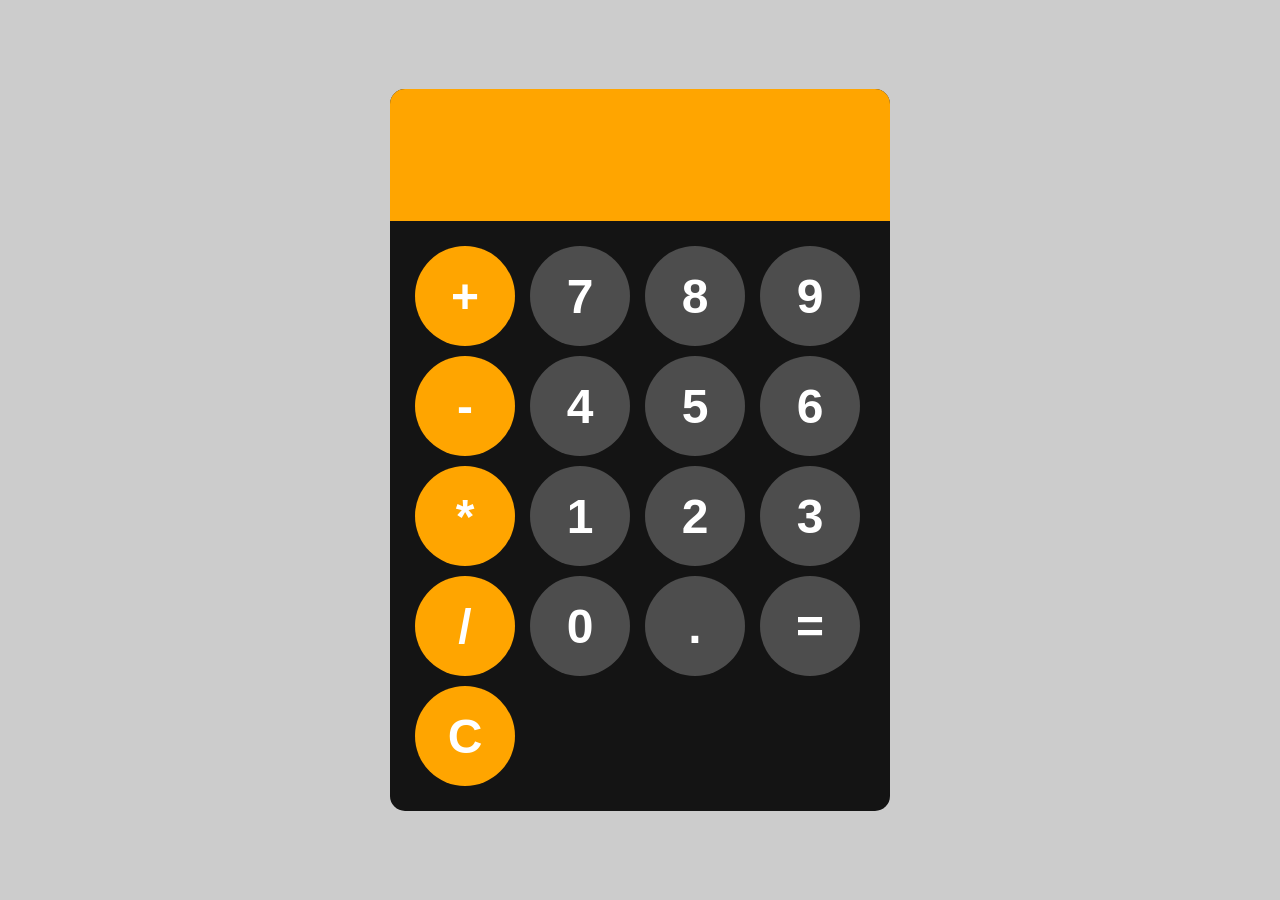
<file: Calculator/index.html>
<!DOCTYPE html>
<html lang="en">
<head>
    <meta charset="UTF-8">
    <meta name="viewport" content="width=device-width, initial-scale=1.0">
    <link rel="stylesheet" href="styles.css">
    <title>calculator 1.0</title>
</head>
<body>

    <div id="calculator">
        <input id="display" readonly>
        <div id="keys">
            <button onclick="appendToDisplay('+')" Class="operator-btn">+</button>
            <button onclick="appendToDisplay('7')">7</button>
            <button onclick="appendToDisplay('8')">8</button>
            <button onclick="appendToDisplay('9')">9</button>
            <button onclick="appendToDisplay('-')"Class="operator-btn">-</button>
            <button onclick="appendToDisplay('4')">4</button>
            <button onclick="appendToDisplay('5')">5</button>
            <button onclick="appendToDisplay('6')">6</button>
            <button onclick="appendToDisplay('*')"Class="operator-btn">*</button>
            <button onclick="appendToDisplay('1')">1</button>
            <button onclick="appendToDisplay('2')">2</button>
            <button onclick="appendToDisplay('3')">3</button>
            <button onclick="appendToDisplay('/')"Class="operator-btn">/</button>
            <button onclick="appendToDisplay('0')">0</button>
            <button onclick="appendToDisplay('.')">.</button>
            <button onclick="calculate()">=</button>
            <button onclick="clearDisplay()"Class="operator-btn">C</button>
        </div>

    </div>

    <script src="script.js"> </script>

</body>
</html>
</file>
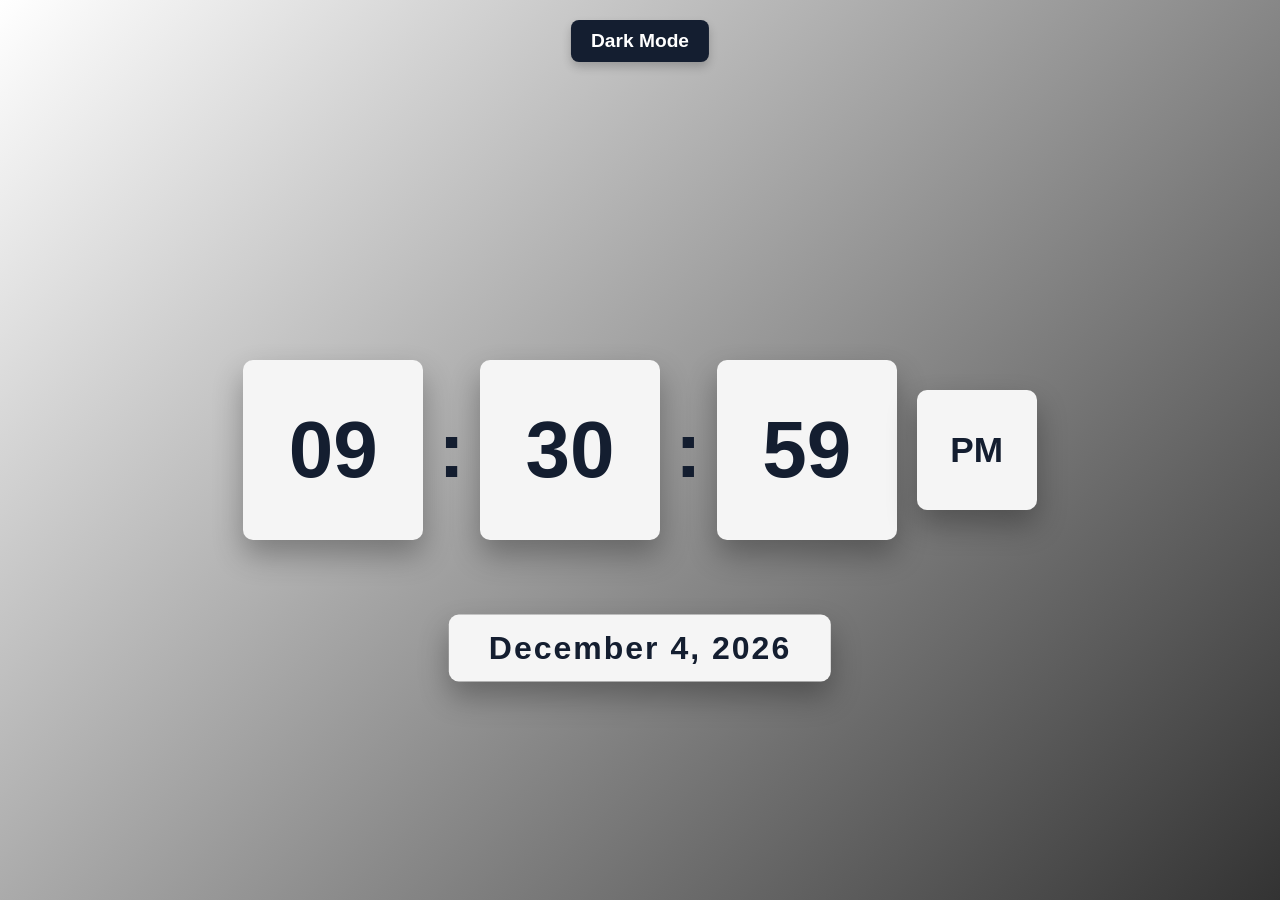
<file: Digital Clock/index.html>
<!DOCTYPE html>
<html lang="en">
<head>
    <meta charset="UTF-8">
    <meta name="viewport" content="width=device-width, initial-scale=1.0">
    <title>Digital Clock</title>
    <link rel="stylesheet" href="app.css">
</head>

<body>

    <div class="mode-switch">Dark Mode</div>

    <div class="clock">
        <div id="hour">00</div>
        <span>:</span>
        <div id="minute">00</div>
        <span>:</span>
        <div id="second">00</div>
        <div id="ampm">AM</div>
    </div>

    <div id="date">January 01, 2026</div>

    <script src="script.js"></script>

</body>
</html>
</file>
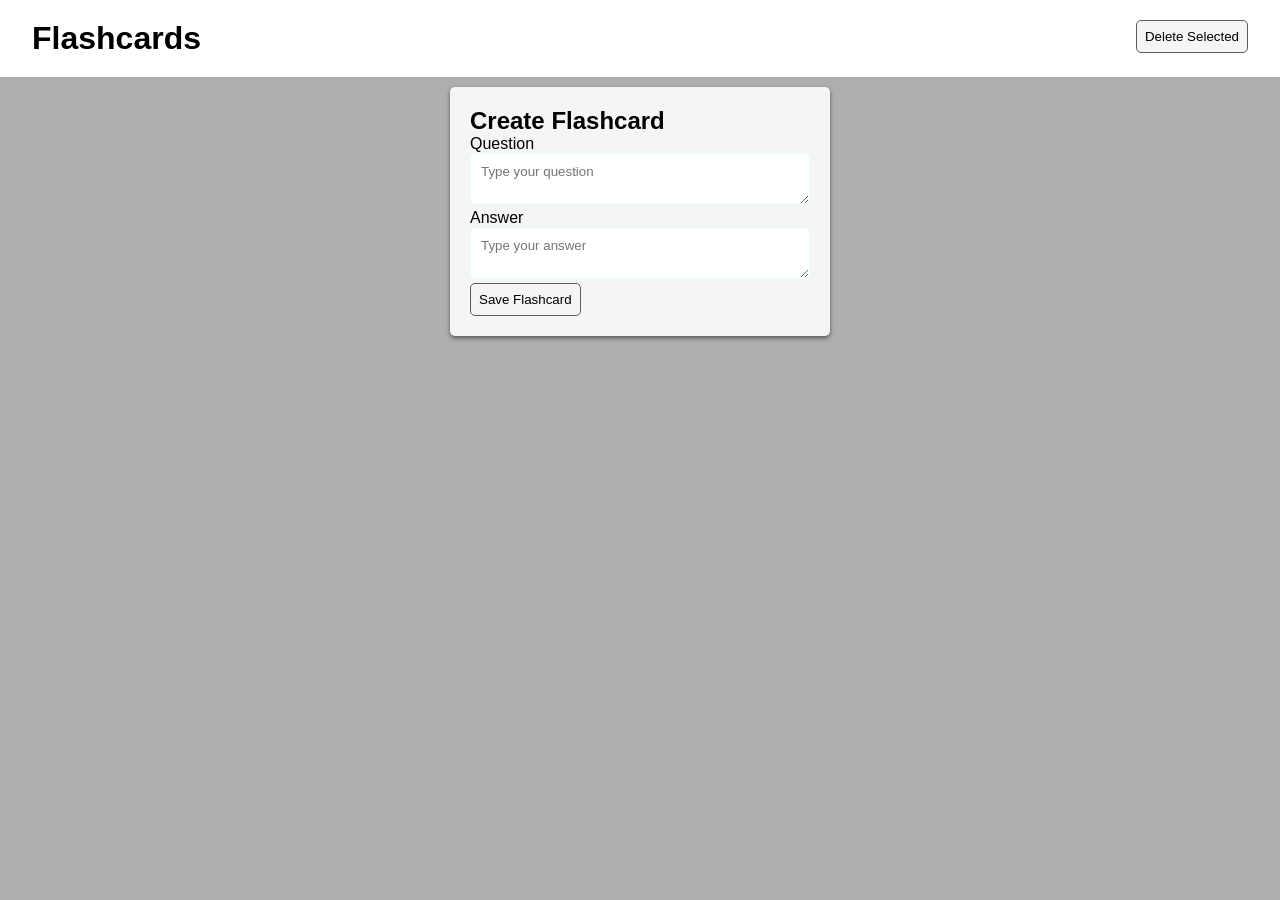
<file: Flashcards/index.html>
<!DOCTYPE html>
<html lang="en">

<head>
    <meta charset="UTF-8">
    <meta http-equiv="X-UA-Compatible" content="IE=edge">
    <meta name="viewport" content="width=device-width, initial-scale=1.0">

    <link rel="stylesheet" href="style.css">

    <title>Flashcards</title>
</head>


<body>


<header>

    <div class="container">

        <div class="nav">

            <h1>Flashcards</h1>


            <div>

                <button onclick="delFlashcards()">
                    Delete Selected
                </button>

            </div>


        </div>

    </div>


</header>



<main>


<div class="container">


    <!-- CREATE FLASHCARD BOX ALWAYS VISIBLE -->

    <div class="create-box">


        <h2>Create Flashcard</h2>


        <label for="question">
            Question
        </label>


        <textarea id="question"
        placeholder="Type your question"></textarea>



        <label for="answer">
            Answer
        </label>


        <textarea id="answer"
        placeholder="Type your answer"></textarea>



        <button onclick="addFlashcard()">
            Save Flashcard
        </button>


    </div>



    <!-- FLASHCARDS WILL APPEAR HERE -->

    <div class="flashcards"></div>


</div>


</main>




<script src="index.js"></script>


</body>

</html>
</file>
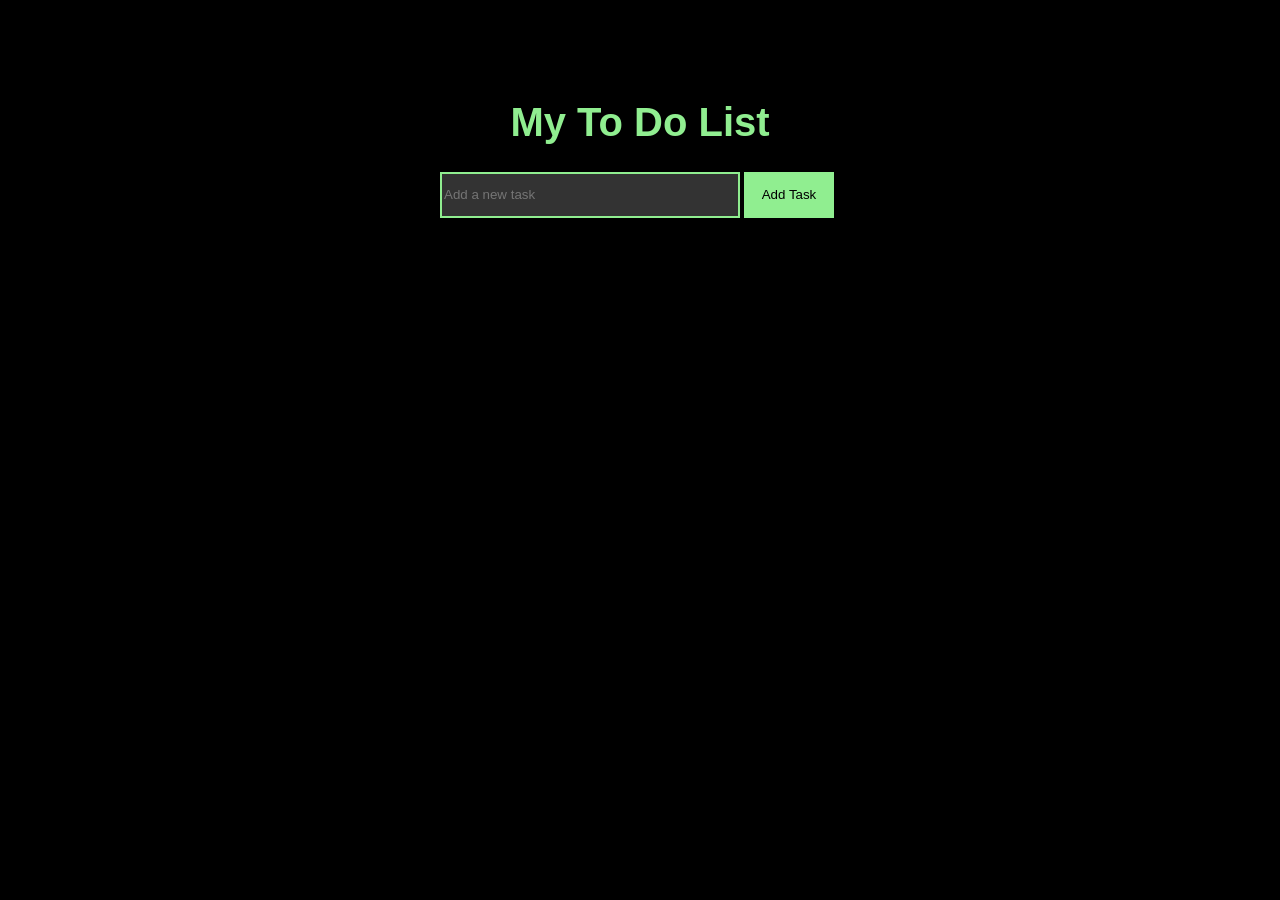
<file: To Do List/index.html>
<!DOCTYPE html>
<html lang="en">
<head>
    <meta charset="UTF-8">
    <meta name="viewport" content="width=device-width, initial-scale=1.0">
    <link rel="stylesheet" href="style.css">
    <title>to do list</title>
</head>
<body>
    <h1> My To Do List</h1>
    <input placeholder="Add a new task" id="taskInput"> </input>

    <button onclick="addTask()">Add Task</button>

    <ul>

    </ul>

    <script src="script.js">
        
    </script>

</body>
</html>
</file>
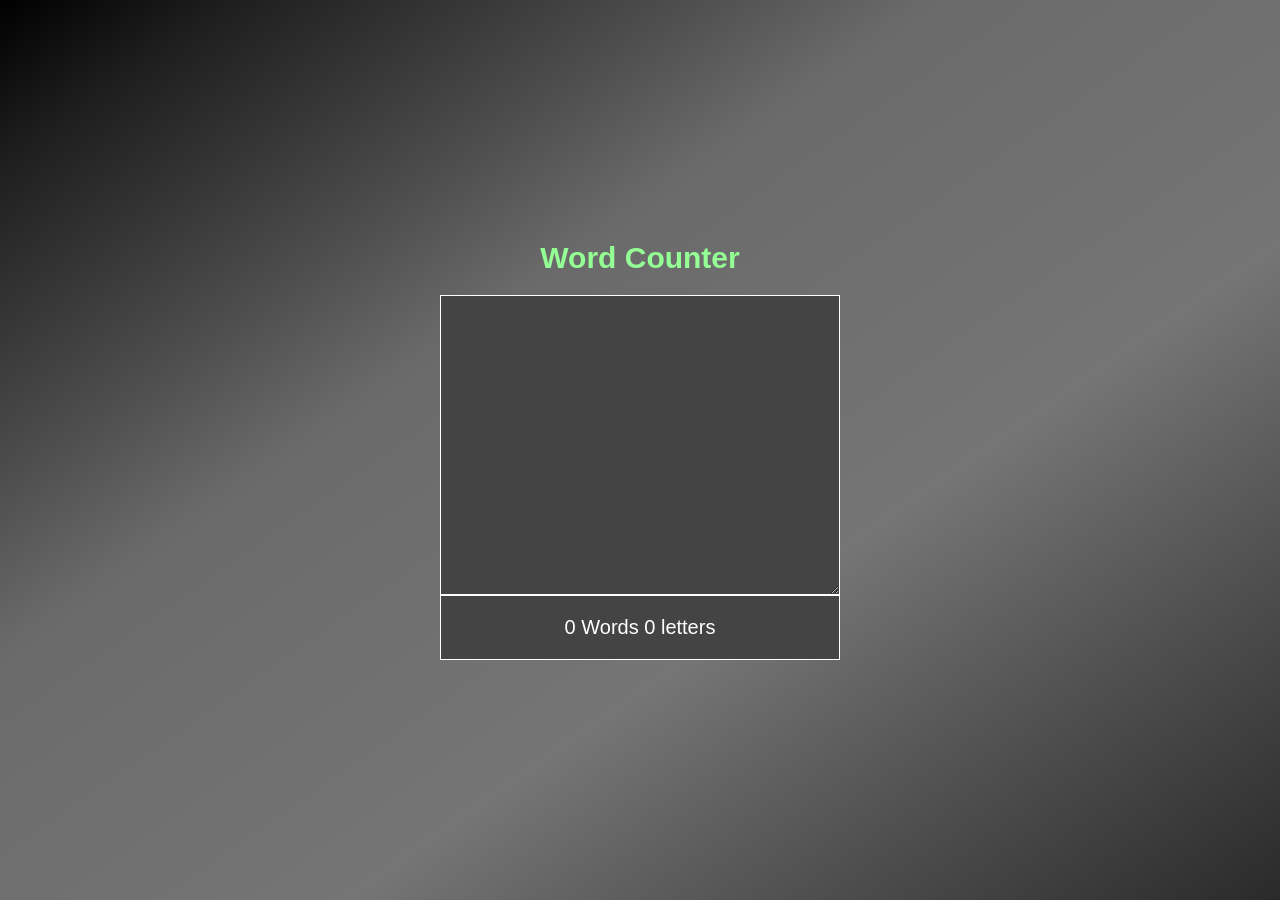
<file: Word Counter/index.html>
<!DOCTYPE html>
<html lang="en">

<head>
    <meta charset="UTF-8">
    <meta name="viewport" content="width=device-width, initial-scale=1.0">
    <link rel="stylesheet" href="style.css">
    <title>Word Counter</title>
</head>

<body>


    <div class="container">
        <h1>Word Counter</h1>
        <div class="main">
            <textarea id="textarea"></textarea>
            <p><span id="word"> 0 </span> Words <span id="letter"> 0 </span> letters </p>

        </div>

    </div>

    <script src="script.js"></script>
</body>


</html>
</file>
<file: Calculator/styles.css>
body {
    margin: 0;
    display: flex;
    justify-content: center;
    align-items: center;
    height: 100vh;
    background-color: hsl(0, 0%, 80%);
}

#calculator {
    font-family: Arial, sans-serif;
    background-color: hwb(0 8% 92%);
    border-radius: 15px;
    max-width: 500px;
    overflow: hidden;
}

#display {
    width: 100p%;
    padding: 20px;
    font-size: 5rem;
    text-align: left;
    border: none;
    background-color: orange;
    color: white;
}

#keys {
    display: grid;
    grid-template-columns: repeat(4, 1fr);
    gap: 10px;
    padding: 25px;
}

button {

    width: 100px;
    height: 100px;
    border-radius: 50px;
    border: none;
    background-color: hsl(0, 0%, 30%);
    color: white;
    font-size: 3rem;
    font-weight: bold;
    cursor: pointer;
}

button:hover {
    background-color: hsl(0, 0%, 40%);

    } 
button:active{
    background-color: hsl(0, 0%, 50%);
}

.operator-btn{
    background-color: orange;
}
.operator-btn:hover{
    background-color: hsl(35,100%, 75%);
}
.operator-btn:active{
    background-color: hsl(35,100%, 90%);;

}
</file>
<file: Digital Clock/app.css>
:root {
    --light-color: #ffffff;
    --dark-color: #141e30;
    --dial-color: #f5f5f5;
    --background-color: linear-gradient(135deg, #ffffff, #333333);
}

* {
    margin: 0;
    padding: 0;
    box-sizing: border-box;
    font-family: Xiaowei, sans-serif;
    font-weight: 600;
}

body {
    height: 100vh;
    background: var(--background-color);
    overflow: hidden;
    transition: 0.5s;
}

/* Dark Mode */
body.dark {
    --light-color: #292929;
    --dark-color: #f5f5f5;
    --dial-color: #1e1f20;
    --background-color: linear-gradient(135deg, #242526, #383838);
}

/* Dark Mode Button */
.mode-switch {
    position: fixed;
    top: 20px;
    left: 50%;
    transform: translateX(-50%);

    cursor: pointer;
    padding: 10px 20px;
    font-size: 1.2rem;
    border: none;
    border-radius: 8px;

    background: var(--dark-color);
    color: var(--light-color);

    box-shadow: 0 5px 10px rgba(0, 0, 0, 0.2);
    transition: all 0.3s ease;
}

.mode-switch:hover {
    transform: translateX(-50%) scale(1.05);
}

/* Clock Container */
.clock {
    width: min(900px, 95%);
    height: 250px;

    position: absolute;
    top: 50%;
    left: 50%;
    transform: translate(-50%, -50%);

    display: flex;
    align-items: center;
    justify-content: center;
}

/* Time Boxes */
.clock div {
    width: 180px;
    height: 180px;

    display: flex;
    align-items: center;
    justify-content: center;

    background: var(--dial-color);
    color: var(--dark-color);

    font-size: 5rem;
    border-radius: 10px;

    box-shadow: 0 15px 30px rgba(0, 0, 0, 0.3);

    transition: 0.5s;
}

/* Colon */
.clock span {
    margin: 0 15px;
    font-size: 5rem;
    font-weight: bold;
    color: var(--dark-color);
}

/* AM/PM */
#ampm {
    width: 120px;
    height: 120px;
    margin-left: 20px;
    font-size: 2.2rem;
}

/* Date */
#date {
    position: absolute;
    top: 72%;
    left: 50%;
    transform: translate(-50%, -50%);

    background: var(--dial-color);
    color: var(--dark-color);

    padding: 15px 40px;

    border-radius: 10px;
    box-shadow: 0 15px 30px rgba(0, 0, 0, 0.3);

    font-size: 2rem;
    letter-spacing: 2px;

    transition: 0.5s;
}

/* Responsive */
@media (max-width: 900px) {

    .clock {
        width: 100%;
        flex-wrap: wrap;
        gap: 10px;
        height: auto;
    }

    .clock div {
        width: 120px;
        height: 120px;
        font-size: 3rem;
    }

    .clock span {
        font-size: 3rem;
    }

    #ampm {
        width: 90px;
        height: 90px;
        font-size: 1.5rem;
    }

    #date {
        top: 82%;
        font-size: 1.2rem;
        padding: 10px 20px;
    }

    .mode-switch {
        font-size: 1rem;
    }
}
</file>
<file: Flashcards/style.css>
* {
    padding: 0;
    margin: 0;
    box-sizing: border-box;
}


body {

    font-family: sans-serif;

    font-size: 1rem;

    background-color: rgb(174, 174, 174);

}


header {

    background-color: white;

}



button {

    padding: 8px;

    outline: none;

    cursor: pointer;

    border: 1px solid rgb(92, 92, 92);

    border-radius: 5px;

    background-color: whitesmoke;

}


button:hover {

    background-color: rgb(66, 66, 66);

    color: white;

}



.container {

    width: 95%;

    margin: auto;

}



.nav {

    display: flex;

    justify-content: space-between;

    width: 100%;

    margin: auto;

    padding: 20px 0;

    background-color: white;

}



.nav button {

    font-family: sans-serif;

}



/* CREATE BOX */

.create-box {

    width: 380px;

    margin: auto;

    padding: 20px;

    margin-top: 10px;

    border-radius: 5px;

    background-color: whitesmoke;

    box-shadow: 0 2px 4px rgba(0, 0, 0, 0.5);

}



.create-box textarea {

    width: 100%;

    border-radius: 5px;

    padding: 10px;

    font-family: sans-serif;

    border: 1px solid lightcyan;

}



/* FLASHCARDS */

.flashcards {

    display: flex;

    justify-content: flex-start;

    align-items: flex-start;

    flex-wrap: wrap;

    width: 100%;

    margin: auto;

    margin-top: 10px;

    padding: 0 10px;

}



.flashcard {

    width: 370px;

    height: 200px;

    word-wrap: break-word;

    margin: 10px;

    padding: 10px;

    background-color: white;

    box-shadow: 0 2px 4px rgba(0, 0, 0, 0.5);

    border-radius: 10px;

    cursor: pointer;

}



.flashcard:hover {

    box-shadow: 0 0 10px black;

}



.flashcard h2 {

    font-size: 1rem;

}



/* DELETE SELECT CHECKBOX */

.delete-check {

    width: 35px;

    height: 35px;

    cursor: pointer;

    margin: 15px;

    appearance: none;

    border: 3px solid red;

    border-radius: 8px;

    background-color: white;

    position: relative;

}



.delete-check:hover {

    transform: scale(1.1);

}



.delete-check:checked {

    background-color: red;

    border-color: darkred;

}



.delete-check:checked::after {

    content: "✓";

    color: white;

    font-size: 25px;

    font-weight: bold;

    position: absolute;

    left: 5px;

    top: -5px;

}



/* MOBILE */

@media(max-width:768px) {


    .flashcard {

        margin: auto;

        margin-top: 10px;

        margin-bottom: 10px;

    }

}



@media(max-width:480px) {


    .nav {

        flex-direction: column;

        align-items: center;

    }


    .create-box {

        width: 100%;

    }


    .flashcard {

        width: 100%;

    }

}
</file>
<file: To Do List/style.css>
body{
background-color: black;
max-width: 400px;
margin: 100px auto;
}
h1{
    color: lightgreen;
    font-size:  40px;
    text-align: center;
    font-family: sans-serif;
}

input{
    height: 40px;
    color: #fff;
    border: 2px solid lightgreen;
    background-color: #333;
    width: 73%;
    
    outline: none;
}
button{
    height: 46px;
    color: black;
    border: none;
    background-color: lightgreen;
    cursor: pointer;
    transition: 0.5s;
    width: 90px;
}
button:hover {
    background-color: darkgreen;

}
button:active{
    background-color: white;
}
ul{
    list-style-type: none;
    padding: 0;

}
li{
    background-color: lightgreen;
    padding: 7px;
    margin: 5px auto;
    border-radius: 5px;
    color: black;
    font-weight: bold;

    display: flex;
    align-items: center;
    justify-content: space-between;

}
span{
    cursor: pointer;    
}
</file>
<file: Word Counter/style.css>
* {
    margin: 0;
    padding: 0;
    box-sizing: border-box;
    font-family: sans-serif;
    color: #fff;
    font-size: 20px;

}

html,
body {
    height: 100%;
    width: 100%;

}

.container {
    display: grid;
    align-content: center;
    align-items: center;
    height: 100%;

    background-image: linear-gradient(to right bottom, #000000, #1e1e1e, #363636, #4f4f4f, #6a6a6a, #6e6e6e, #717171, #757575, #616161, #4e4e4e, #3c3c3c, #2a2a2a);
    justify-content: center;
    grid-gap: 20px 0px;
}

.container>h1 {
    text-align: center;
    color: rgb(148, 255, 148);
    font-size: 30px;

}

.main {
    display: grid;
    align-items: center;
}

.main>textarea {
    padding: 20px;
    height: 300px;
    width: 400px;
    background: #444;
    outline: none;
    border: 1px solid white;

}

.main>p {
    text-align: center;
    padding: 20px;
    background: #444;
    border: 1px solid white;

}
</file>
